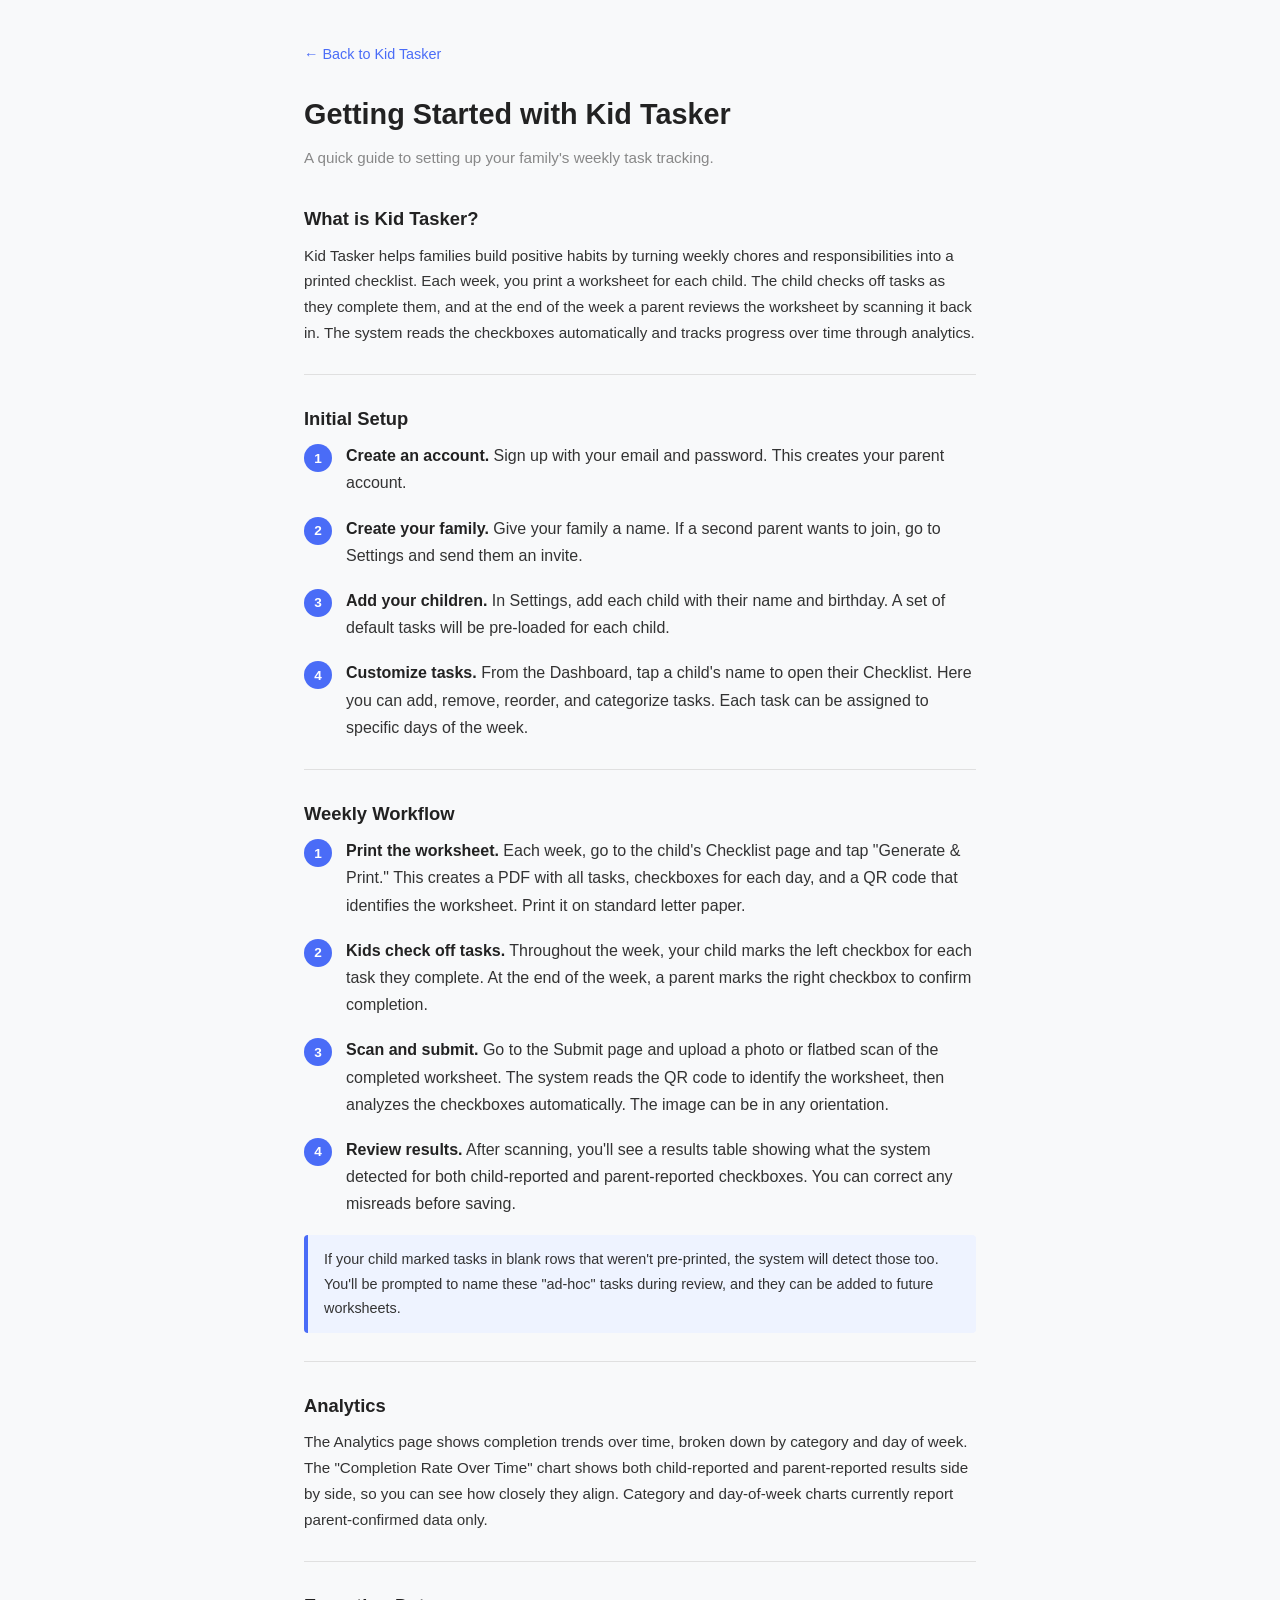
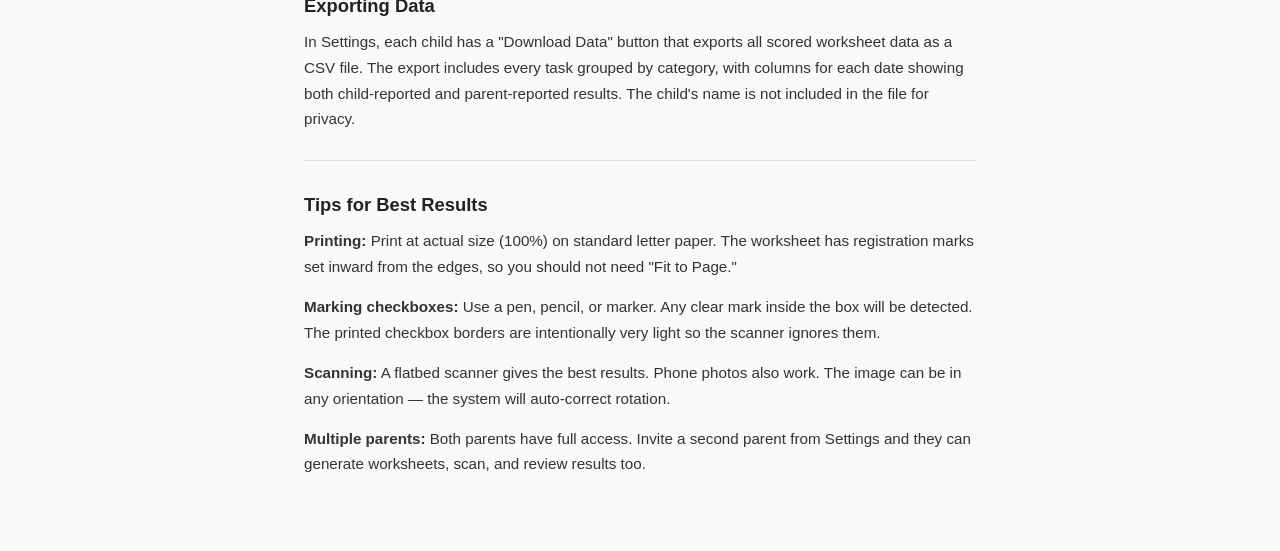
<file: help.html>
<!DOCTYPE html>
<html lang="en">
<head>
  <meta charset="UTF-8">
  <meta name="viewport" content="width=device-width, initial-scale=1.0">
  <title>Getting Started - Kid Tasker</title>
  <link rel="icon" type="image/svg+xml" href="img/favicon.svg">
  <style>
    * { margin: 0; padding: 0; box-sizing: border-box; }
    body { font-family: -apple-system, BlinkMacSystemFont, 'Segoe UI', Roboto, sans-serif; color: #333; line-height: 1.7; background: #f8f9fa; }
    .container { max-width: 720px; margin: 0 auto; padding: 40px 24px 60px; }
    .back-link { display: inline-block; margin-bottom: 24px; color: #4a6cf7; text-decoration: none; font-size: 0.9rem; }
    .back-link:hover { text-decoration: underline; }
    h1 { font-size: 1.8rem; margin-bottom: 6px; color: #222; }
    .subtitle { color: #888; font-size: 0.95rem; margin-bottom: 32px; }
    h2 { font-size: 1.15rem; margin-top: 28px; margin-bottom: 8px; color: #222; }
    p { margin-bottom: 14px; font-size: 0.95rem; }
    a { color: #4a6cf7; }
    .step { display: flex; gap: 14px; margin-bottom: 18px; }
    .step-num { flex-shrink: 0; width: 28px; height: 28px; border-radius: 50%; background: #4a6cf7; color: #fff; font-weight: 700; font-size: 0.85rem; display: flex; align-items: center; justify-content: center; margin-top: 2px; }
    .step-body { flex: 1; }
    .step-body strong { color: #222; }
    .tip { background: #eef3ff; border-left: 4px solid #4a6cf7; padding: 12px 16px; border-radius: 4px; margin: 18px 0; font-size: 0.9rem; }
    .section-divider { border: none; border-top: 1px solid #e0e0e0; margin: 28px 0; }
    @media print {
      body { background: #fff; }
      .container { padding: 20px 0; }
      .back-link { display: none; }
    }
  </style>
</head>
<body>
  <div class="container">
    <a href="index.html" class="back-link">&larr; Back to Kid Tasker</a>
    <h1>Getting Started with Kid Tasker</h1>
    <p class="subtitle">A quick guide to setting up your family's weekly task tracking.</p>

    <h2>What is Kid Tasker?</h2>
    <p>Kid Tasker helps families build positive habits by turning weekly chores and responsibilities into a printed checklist. Each week, you print a worksheet for each child. The child checks off tasks as they complete them, and at the end of the week a parent reviews the worksheet by scanning it back in. The system reads the checkboxes automatically and tracks progress over time through analytics.</p>

    <hr class="section-divider">

    <h2>Initial Setup</h2>

    <div class="step">
      <div class="step-num">1</div>
      <div class="step-body"><strong>Create an account.</strong> Sign up with your email and password. This creates your parent account.</div>
    </div>

    <div class="step">
      <div class="step-num">2</div>
      <div class="step-body"><strong>Create your family.</strong> Give your family a name. If a second parent wants to join, go to Settings and send them an invite.</div>
    </div>

    <div class="step">
      <div class="step-num">3</div>
      <div class="step-body"><strong>Add your children.</strong> In Settings, add each child with their name and birthday. A set of default tasks will be pre-loaded for each child.</div>
    </div>

    <div class="step">
      <div class="step-num">4</div>
      <div class="step-body"><strong>Customize tasks.</strong> From the Dashboard, tap a child's name to open their Checklist. Here you can add, remove, reorder, and categorize tasks. Each task can be assigned to specific days of the week.</div>
    </div>

    <hr class="section-divider">

    <h2>Weekly Workflow</h2>

    <div class="step">
      <div class="step-num">1</div>
      <div class="step-body"><strong>Print the worksheet.</strong> Each week, go to the child's Checklist page and tap "Generate &amp; Print." This creates a PDF with all tasks, checkboxes for each day, and a QR code that identifies the worksheet. Print it on standard letter paper.</div>
    </div>

    <div class="step">
      <div class="step-num">2</div>
      <div class="step-body"><strong>Kids check off tasks.</strong> Throughout the week, your child marks the left checkbox for each task they complete. At the end of the week, a parent marks the right checkbox to confirm completion.</div>
    </div>

    <div class="step">
      <div class="step-num">3</div>
      <div class="step-body"><strong>Scan and submit.</strong> Go to the Submit page and upload a photo or flatbed scan of the completed worksheet. The system reads the QR code to identify the worksheet, then analyzes the checkboxes automatically. The image can be in any orientation.</div>
    </div>

    <div class="step">
      <div class="step-num">4</div>
      <div class="step-body"><strong>Review results.</strong> After scanning, you'll see a results table showing what the system detected for both child-reported and parent-reported checkboxes. You can correct any misreads before saving.</div>
    </div>

    <div class="tip">If your child marked tasks in blank rows that weren't pre-printed, the system will detect those too. You'll be prompted to name these "ad-hoc" tasks during review, and they can be added to future worksheets.</div>

    <hr class="section-divider">

    <h2>Analytics</h2>
    <p>The Analytics page shows completion trends over time, broken down by category and day of week. The "Completion Rate Over Time" chart shows both child-reported and parent-reported results side by side, so you can see how closely they align. Category and day-of-week charts currently report parent-confirmed data only.</p>

    <hr class="section-divider">

    <h2>Exporting Data</h2>
    <p>In Settings, each child has a "Download Data" button that exports all scored worksheet data as a CSV file. The export includes every task grouped by category, with columns for each date showing both child-reported and parent-reported results. The child's name is not included in the file for privacy.</p>

    <hr class="section-divider">

    <h2>Tips for Best Results</h2>
    <p><strong>Printing:</strong> Print at actual size (100%) on standard letter paper. The worksheet has registration marks set inward from the edges, so you should not need "Fit to Page."</p>
    <p><strong>Marking checkboxes:</strong> Use a pen, pencil, or marker. Any clear mark inside the box will be detected. The printed checkbox borders are intentionally very light so the scanner ignores them.</p>
    <p><strong>Scanning:</strong> A flatbed scanner gives the best results. Phone photos also work. The image can be in any orientation &mdash; the system will auto-correct rotation.</p>
    <p><strong>Multiple parents:</strong> Both parents have full access. Invite a second parent from Settings and they can generate worksheets, scan, and review results too.</p>
  </div>
</body>
</html>
</file>
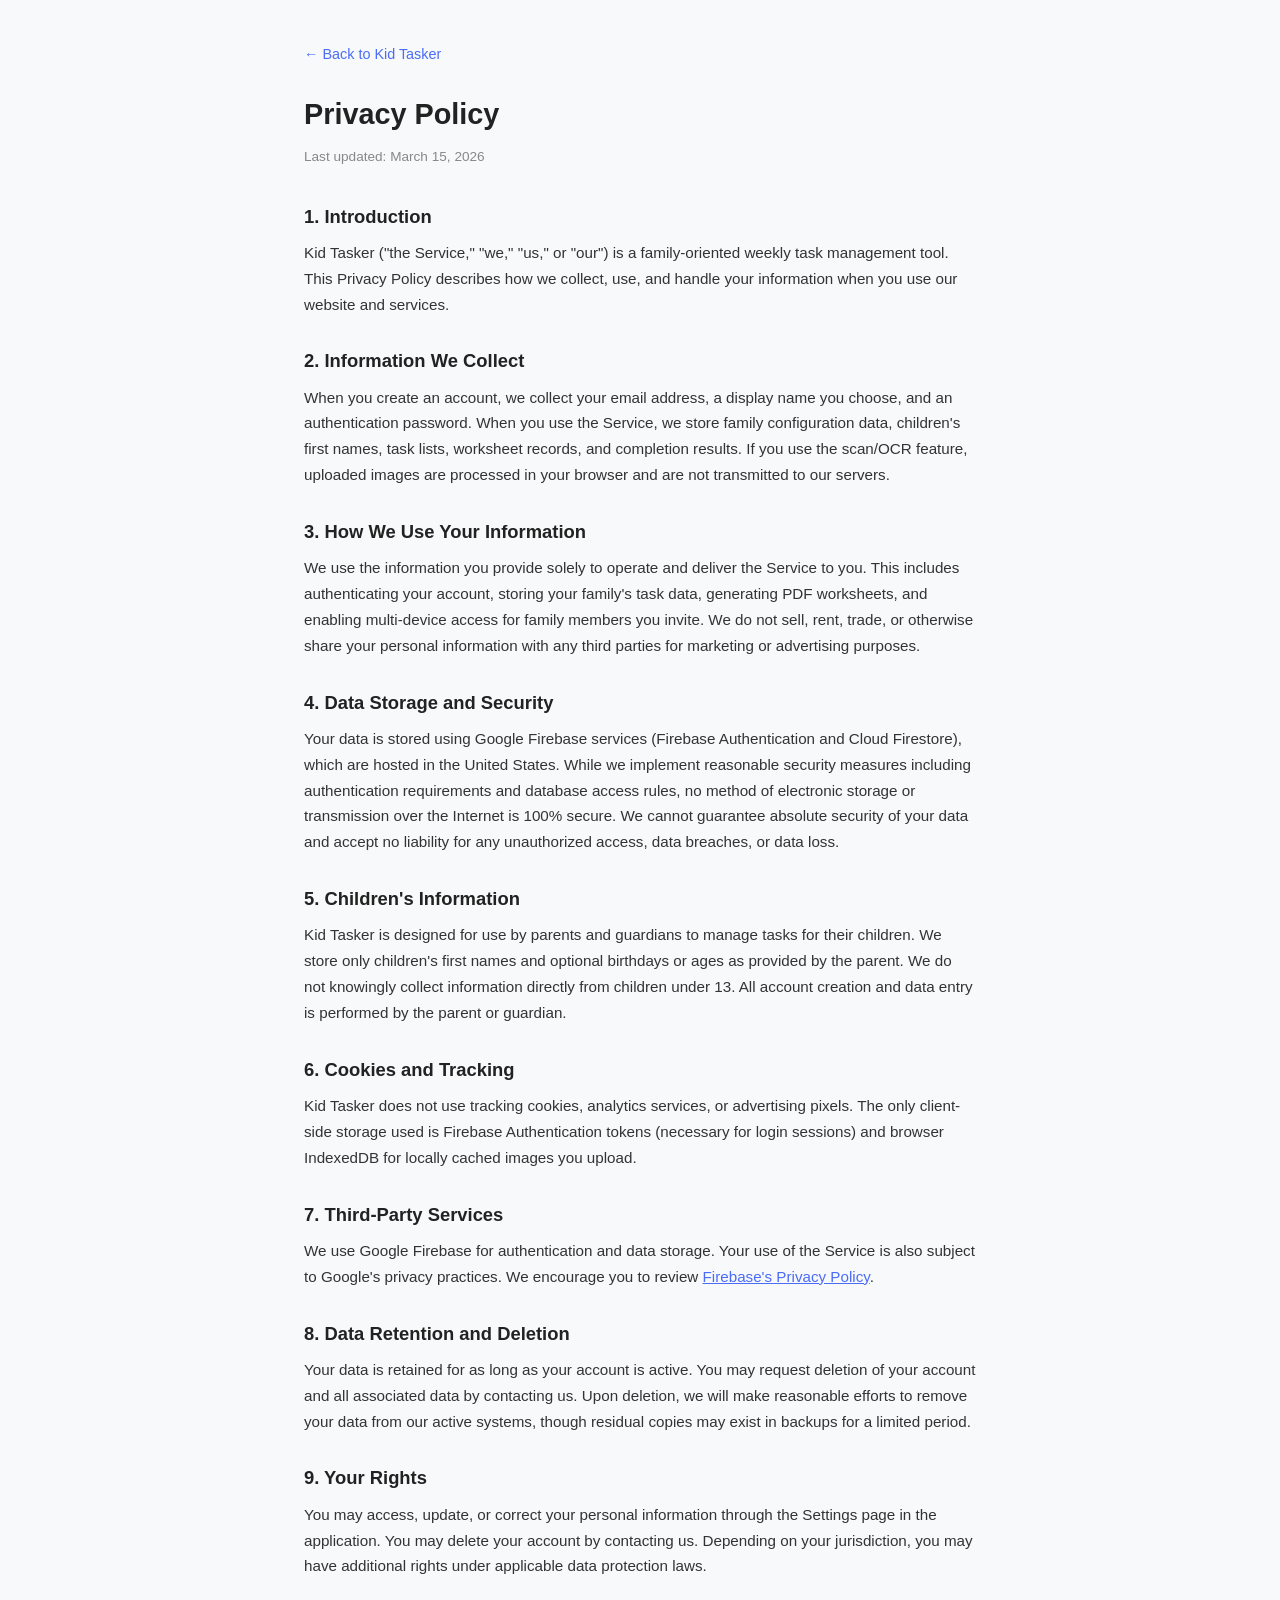
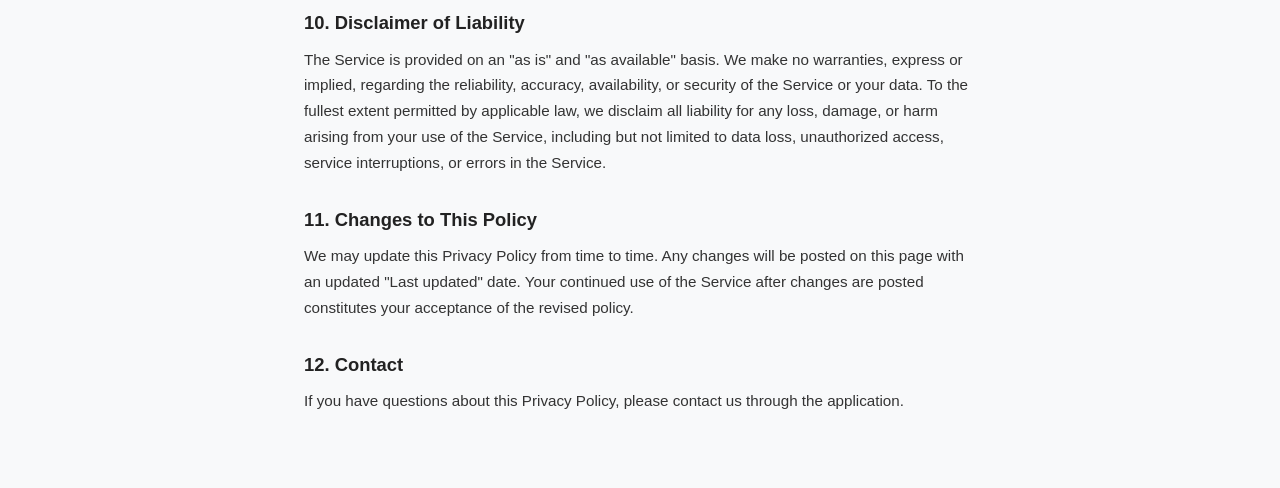
<file: privacy.html>
<!DOCTYPE html>
<html lang="en">
<head>
  <meta charset="UTF-8">
  <meta name="viewport" content="width=device-width, initial-scale=1.0">
  <title>Privacy Policy - Kid Tasker</title>
  <link rel="icon" type="image/svg+xml" href="img/favicon.svg">
  <style>
    * { margin: 0; padding: 0; box-sizing: border-box; }
    body { font-family: -apple-system, BlinkMacSystemFont, 'Segoe UI', Roboto, sans-serif; color: #333; line-height: 1.7; background: #f8f9fa; }
    .container { max-width: 720px; margin: 0 auto; padding: 40px 24px 60px; }
    .back-link { display: inline-block; margin-bottom: 24px; color: #4a6cf7; text-decoration: none; font-size: 0.9rem; }
    .back-link:hover { text-decoration: underline; }
    h1 { font-size: 1.8rem; margin-bottom: 6px; color: #222; }
    .last-updated { color: #888; font-size: 0.85rem; margin-bottom: 32px; }
    h2 { font-size: 1.15rem; margin-top: 28px; margin-bottom: 8px; color: #222; }
    p { margin-bottom: 14px; font-size: 0.95rem; }
    a { color: #4a6cf7; }
  </style>
</head>
<body>
  <div class="container">
    <a href="index.html" class="back-link">&larr; Back to Kid Tasker</a>
    <h1>Privacy Policy</h1>
    <p class="last-updated">Last updated: March 15, 2026</p>

    <h2>1. Introduction</h2>
    <p>Kid Tasker ("the Service," "we," "us," or "our") is a family-oriented weekly task management tool. This Privacy Policy describes how we collect, use, and handle your information when you use our website and services.</p>

    <h2>2. Information We Collect</h2>
    <p>When you create an account, we collect your email address, a display name you choose, and an authentication password. When you use the Service, we store family configuration data, children's first names, task lists, worksheet records, and completion results. If you use the scan/OCR feature, uploaded images are processed in your browser and are not transmitted to our servers.</p>

    <h2>3. How We Use Your Information</h2>
    <p>We use the information you provide solely to operate and deliver the Service to you. This includes authenticating your account, storing your family's task data, generating PDF worksheets, and enabling multi-device access for family members you invite. We do not sell, rent, trade, or otherwise share your personal information with any third parties for marketing or advertising purposes.</p>

    <h2>4. Data Storage and Security</h2>
    <p>Your data is stored using Google Firebase services (Firebase Authentication and Cloud Firestore), which are hosted in the United States. While we implement reasonable security measures including authentication requirements and database access rules, no method of electronic storage or transmission over the Internet is 100% secure. We cannot guarantee absolute security of your data and accept no liability for any unauthorized access, data breaches, or data loss.</p>

    <h2>5. Children's Information</h2>
    <p>Kid Tasker is designed for use by parents and guardians to manage tasks for their children. We store only children's first names and optional birthdays or ages as provided by the parent. We do not knowingly collect information directly from children under 13. All account creation and data entry is performed by the parent or guardian.</p>

    <h2>6. Cookies and Tracking</h2>
    <p>Kid Tasker does not use tracking cookies, analytics services, or advertising pixels. The only client-side storage used is Firebase Authentication tokens (necessary for login sessions) and browser IndexedDB for locally cached images you upload.</p>

    <h2>7. Third-Party Services</h2>
    <p>We use Google Firebase for authentication and data storage. Your use of the Service is also subject to Google's privacy practices. We encourage you to review <a href="https://firebase.google.com/support/privacy" target="_blank" rel="noopener">Firebase's Privacy Policy</a>.</p>

    <h2>8. Data Retention and Deletion</h2>
    <p>Your data is retained for as long as your account is active. You may request deletion of your account and all associated data by contacting us. Upon deletion, we will make reasonable efforts to remove your data from our active systems, though residual copies may exist in backups for a limited period.</p>

    <h2>9. Your Rights</h2>
    <p>You may access, update, or correct your personal information through the Settings page in the application. You may delete your account by contacting us. Depending on your jurisdiction, you may have additional rights under applicable data protection laws.</p>

    <h2>10. Disclaimer of Liability</h2>
    <p>The Service is provided on an "as is" and "as available" basis. We make no warranties, express or implied, regarding the reliability, accuracy, availability, or security of the Service or your data. To the fullest extent permitted by applicable law, we disclaim all liability for any loss, damage, or harm arising from your use of the Service, including but not limited to data loss, unauthorized access, service interruptions, or errors in the Service.</p>

    <h2>11. Changes to This Policy</h2>
    <p>We may update this Privacy Policy from time to time. Any changes will be posted on this page with an updated "Last updated" date. Your continued use of the Service after changes are posted constitutes your acceptance of the revised policy.</p>

    <h2>12. Contact</h2>
    <p>If you have questions about this Privacy Policy, please contact us through the application.</p>
  </div>
</body>
</html>
</file>
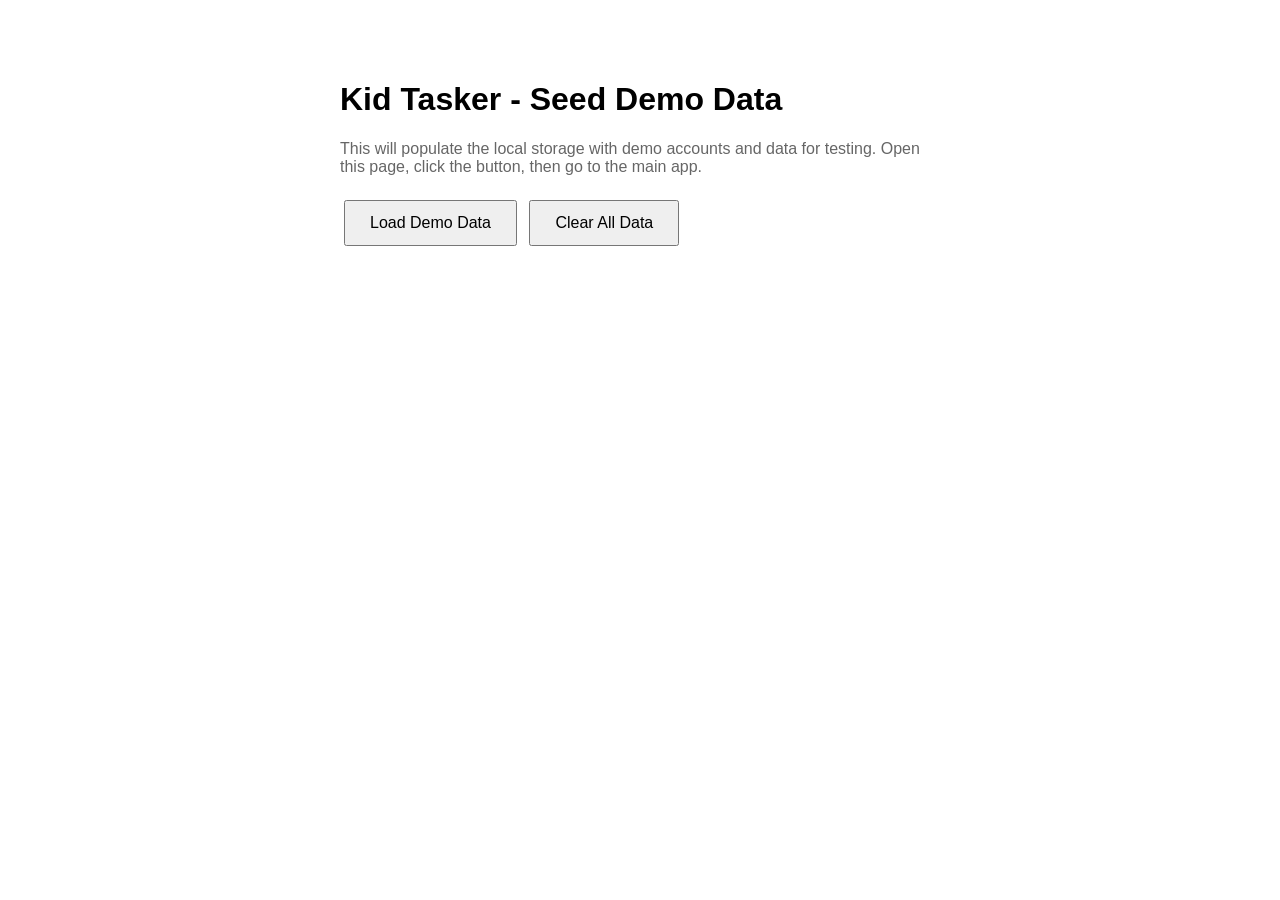
<file: seed-data.html>
<!DOCTYPE html>
<html lang="en">
<head>
  <meta charset="UTF-8">
  <title>Seed Demo Data</title>
  <style>
    body { font-family: sans-serif; max-width: 600px; margin: 40px auto; padding: 20px; }
    button { padding: 12px 24px; font-size: 1rem; cursor: pointer; margin: 8px 4px; }
    .success { color: green; } .info { color: #666; }
    pre { background: #f5f5f5; padding: 12px; border-radius: 6px; font-size: 0.85rem; }
  </style>
</head>
<body>
  <h1>Kid Tasker - Seed Demo Data</h1>
  <p class="info">This will populate the local storage with demo accounts and data for testing. Open this page, click the button, then go to the main app.</p>

  <button onclick="seedData()">Load Demo Data</button>
  <button onclick="clearData()">Clear All Data</button>

  <div id="output"></div>

  <script>
    function seedData() {
      const out = document.getElementById('output');

      // Users
      const users = [
        { uid: 'user_steve', email: 'stevehau@stevehau.com', password: btoa('password123'), displayName: 'Steve', realEmail: 'stevehau@stevehau.com', createdAt: new Date().toISOString() },
        { uid: 'user_clare', email: 'clarexbear@gmail.com', password: btoa('password123'), displayName: 'Clare', realEmail: 'clarexbear@gmail.com', createdAt: new Date().toISOString() }
      ];
      localStorage.setItem('fc_users', JSON.stringify(users));

      // Family
      const families = [
        { id: 'fam_hau', name: 'Hau Family', members: ['user_steve', 'user_clare'], weekStart: 'monday', createdAt: new Date().toISOString() }
      ];
      localStorage.setItem('fc_families', JSON.stringify(families));

      // Children
      const children = [
        { id: 'child_dylan', familyId: 'fam_hau', name: 'Dylan', age: 10, birthday: '2015-08-14', createdAt: new Date().toISOString() },
        { id: 'child_ethan', familyId: 'fam_hau', name: 'Ethan', age: 7, birthday: '2018-11-02', createdAt: new Date().toISOString() },
        { id: 'child_jordan', familyId: 'fam_hau', name: 'Jordan', age: 5, birthday: null, createdAt: new Date().toISOString() }
      ];
      localStorage.setItem('fc_children', JSON.stringify(children));

      // Task templates for Dylan (matches APP_CONFIG.defaultTasks)
      const allDays = ['Mon','Tue','Wed','Thu','Fri','Sat','Sun'];
      const weekdays = ['Mon','Tue','Wed','Thu','Fri'];
      const weekends = ['Sat','Sun'];
      const templates = [
        { id: 't1', familyId: 'fam_hau', childId: 'child_dylan', text: 'Wake up on time', category: 'Maturity', priority: 'A', daysApplicable: weekdays, isActive: true, createdAt: new Date().toISOString() },
        { id: 't2', familyId: 'fam_hau', childId: 'child_dylan', text: 'Pack school bag', category: 'School Prep', priority: 'A', daysApplicable: weekdays, isActive: true, createdAt: new Date().toISOString() },
        { id: 't3', familyId: 'fam_hau', childId: 'child_dylan', text: 'Help set or clear the dinner table', category: 'Chores', priority: 'B', daysApplicable: allDays, isActive: true, createdAt: new Date().toISOString() },
        { id: 't4', familyId: 'fam_hau', childId: 'child_dylan', text: 'Clean your room', category: 'Cleaning', priority: 'A', daysApplicable: allDays, isActive: true, createdAt: new Date().toISOString() },
        { id: 't5', familyId: 'fam_hau', childId: 'child_dylan', text: 'Tidy the bathroom', category: 'Cleaning', priority: 'B', daysApplicable: allDays, isActive: true, createdAt: new Date().toISOString() },
        { id: 't6', familyId: 'fam_hau', childId: 'child_dylan', text: 'Read or practice math', category: 'Homework', priority: 'B', daysApplicable: weekends, isActive: true, createdAt: new Date().toISOString() },
        { id: 't7', familyId: 'fam_hau', childId: 'child_dylan', text: 'Play well with siblings', category: 'Social', priority: 'A', daysApplicable: allDays, isActive: true, createdAt: new Date().toISOString() }
      ];
      localStorage.setItem('fc_taskTemplates', JSON.stringify(templates));

      // Create a sample completed worksheet for analytics demo
      const now = new Date();
      const weekNum = getWeekNumber(now) - 1; // last week
      const year = now.getFullYear();

      // Generate 10 weeks of history for a nice chart
      const sampleWorksheets = [];
      const scores = [0.55, 0.62, 0.68, 0.60, 0.72, 0.75, 0.78, 0.80, 0.85, 0.82];
      for (let i = scores.length - 1; i >= 0; i--) {
        const wk = weekNum - i;
        if (wk > 0) {
          sampleWorksheets.push(
            createSampleWorksheet('child_dylan', 'Dylan', year, wk, templates, scores[scores.length - 1 - i])
          );
        }
      }
      localStorage.setItem('fc_worksheets', JSON.stringify(sampleWorksheets));

      out.innerHTML = `
        <p class="success"><strong>Demo data loaded successfully!</strong></p>
        <pre>Accounts:
  stevehau@stevehau.com / password123
  clarexbear@gmail.com / password123

Family: Hau Family (code: fam_hau)
Children: Dylan (10), Ethan (7), Jordan (5)
Dylan has 10 checklist items pre-configured.
${sampleWorksheets.length} sample worksheets with results loaded for analytics demo.
Weekly scores chart will show progress across weeks.</pre>
        <p><a href="index.html">Go to Kid Tasker &rarr;</a></p>
      `;
    }

    function clearData() {
      Object.keys(localStorage).forEach(k => {
        if (k.startsWith('fc_')) localStorage.removeItem(k);
      });
      document.getElementById('output').innerHTML = '<p class="success">All data cleared!</p>';
    }

    function getWeekNumber(date) {
      const d = new Date(Date.UTC(date.getFullYear(), date.getMonth(), date.getDate()));
      const dayNum = d.getUTCDay() || 7;
      d.setUTCDate(d.getUTCDate() + 4 - dayNum);
      const yearStart = new Date(Date.UTC(d.getUTCFullYear(), 0, 1));
      return Math.ceil((((d - yearStart) / 86400000) + 1) / 7);
    }

    function getMondayOfWeek(year, weekNum) {
      const jan4 = new Date(year, 0, 4);
      const dayOfWeek = jan4.getDay() || 7;
      const monday = new Date(jan4);
      monday.setDate(jan4.getDate() - dayOfWeek + 1 + (weekNum - 1) * 7);
      return monday;
    }

    function createSampleWorksheet(childId, childName, year, weekNum, templates, completionRate) {
      const monday = getMondayOfWeek(year, weekNum);
      const hash = Math.random().toString(36).slice(2, 6).toUpperCase();
      const days = ['Mon', 'Tue', 'Wed', 'Thu', 'Fri', 'Sat', 'Sun'];

      return {
        id: 'ws_' + Math.random().toString(36).slice(2, 9),
        serialNumber: `WSH-DYL-${year}-W${String(weekNum).padStart(2, '0')}-${hash}`,
        familyId: 'fam_hau',
        childId,
        childName,
        year,
        month: monday.toLocaleString('default', { month: 'long' }),
        weekNumber: weekNum,
        weekStartDate: monday.toISOString().split('T')[0],
        items: templates.map((t, i) => ({
          index: i,
          taskId: t.id,
          text: t.text,
          category: t.category,
          priority: t.priority,
          daysApplicable: t.daysApplicable || days,
          results: Object.fromEntries(days.filter(d => (t.daysApplicable || days).includes(d)).map(d => [d, {
            completed: Math.random() < completionRate,
            confirmed: Math.random() < completionRate * 0.9
          }]))
        })),
        status: 'reviewed',
        createdAt: monday.toISOString(),
        updatedAt: new Date().toISOString()
      };
    }
  </script>
</body>
</html>
</file>
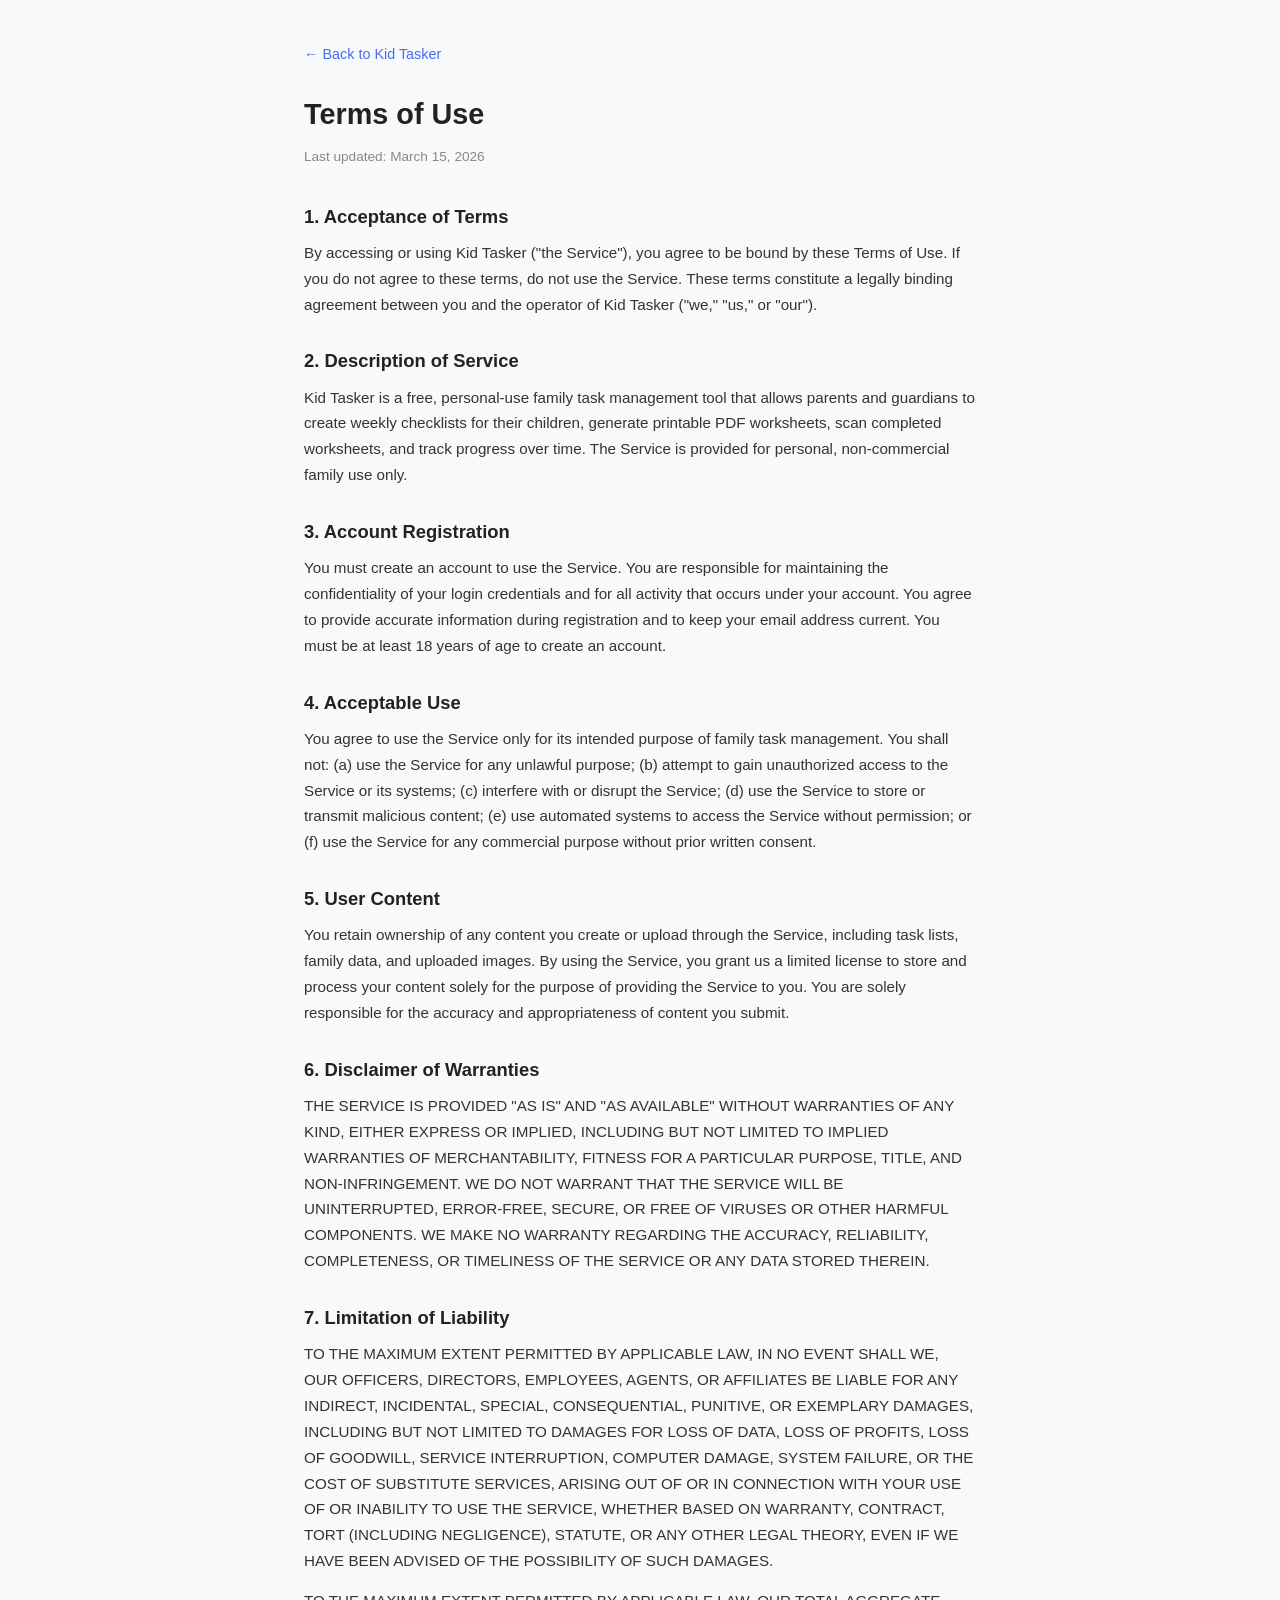
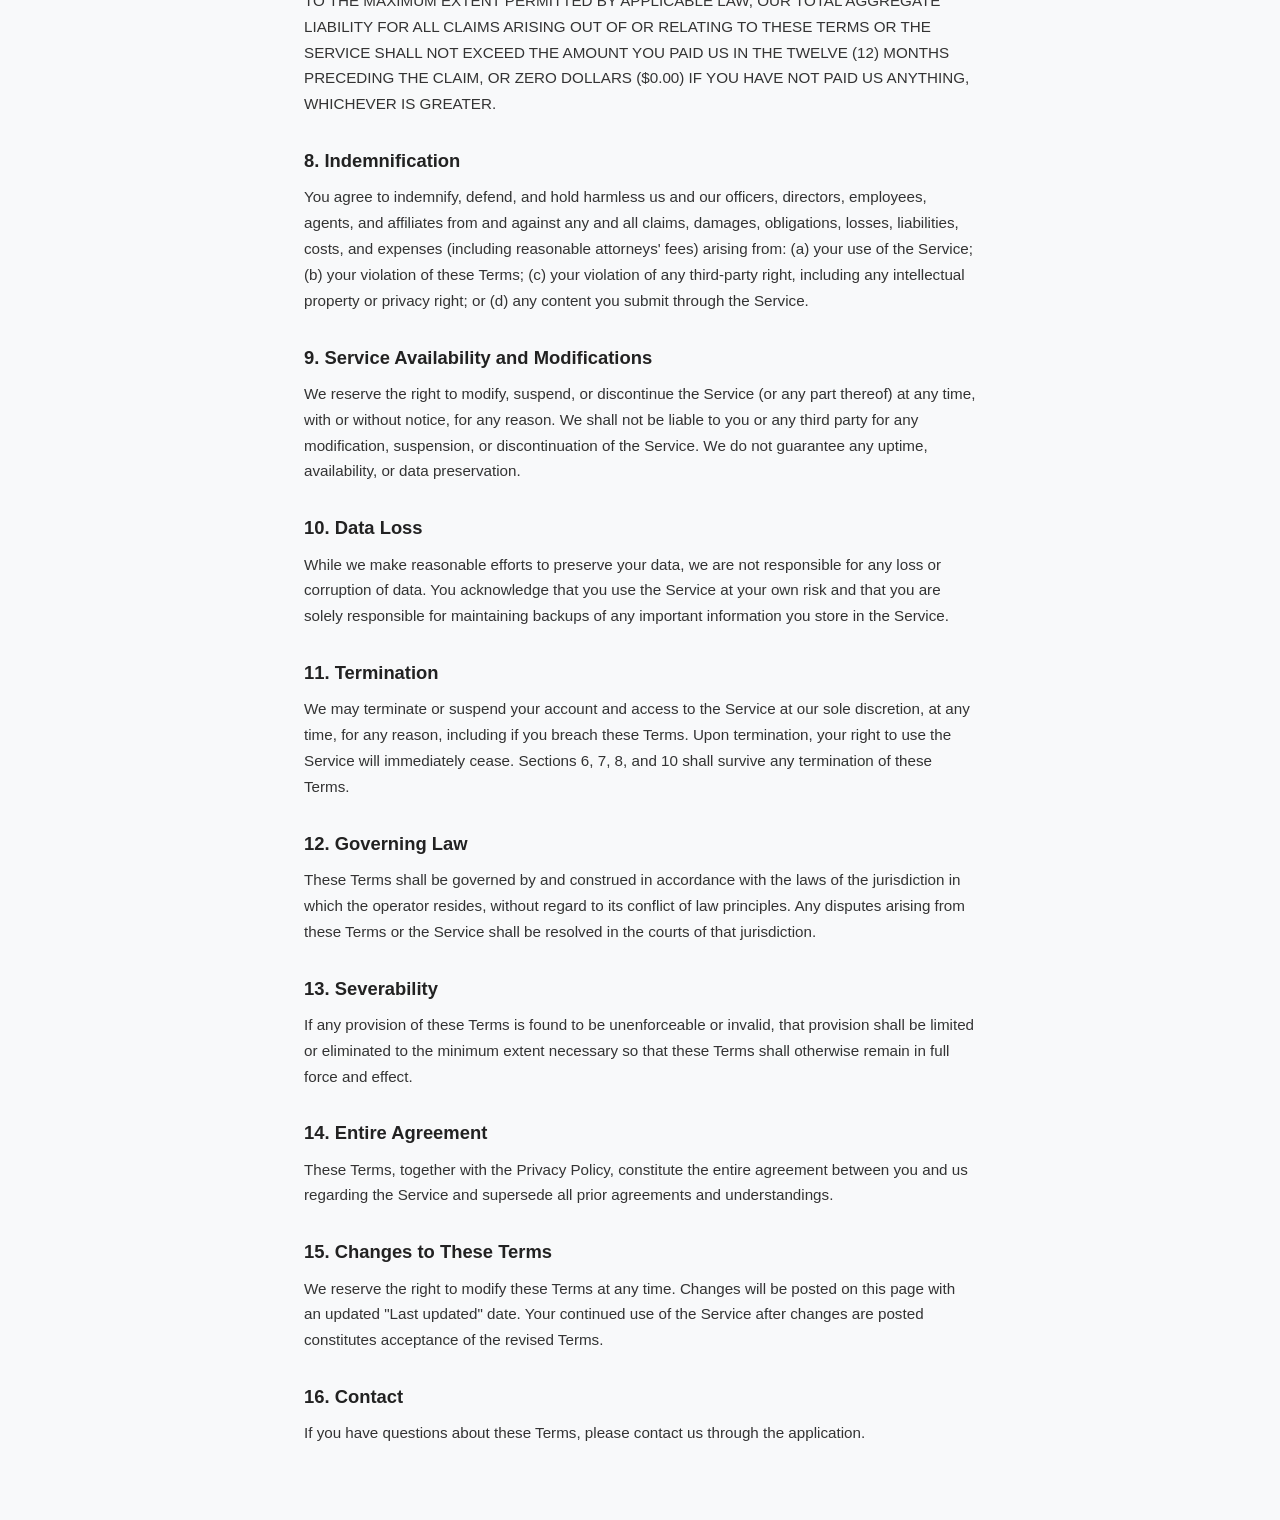
<file: terms.html>
<!DOCTYPE html>
<html lang="en">
<head>
  <meta charset="UTF-8">
  <meta name="viewport" content="width=device-width, initial-scale=1.0">
  <title>Terms of Use - Kid Tasker</title>
  <link rel="icon" type="image/svg+xml" href="img/favicon.svg">
  <style>
    * { margin: 0; padding: 0; box-sizing: border-box; }
    body { font-family: -apple-system, BlinkMacSystemFont, 'Segoe UI', Roboto, sans-serif; color: #333; line-height: 1.7; background: #f8f9fa; }
    .container { max-width: 720px; margin: 0 auto; padding: 40px 24px 60px; }
    .back-link { display: inline-block; margin-bottom: 24px; color: #4a6cf7; text-decoration: none; font-size: 0.9rem; }
    .back-link:hover { text-decoration: underline; }
    h1 { font-size: 1.8rem; margin-bottom: 6px; color: #222; }
    .last-updated { color: #888; font-size: 0.85rem; margin-bottom: 32px; }
    h2 { font-size: 1.15rem; margin-top: 28px; margin-bottom: 8px; color: #222; }
    p { margin-bottom: 14px; font-size: 0.95rem; }
    a { color: #4a6cf7; }
  </style>
</head>
<body>
  <div class="container">
    <a href="index.html" class="back-link">&larr; Back to Kid Tasker</a>
    <h1>Terms of Use</h1>
    <p class="last-updated">Last updated: March 15, 2026</p>

    <h2>1. Acceptance of Terms</h2>
    <p>By accessing or using Kid Tasker ("the Service"), you agree to be bound by these Terms of Use. If you do not agree to these terms, do not use the Service. These terms constitute a legally binding agreement between you and the operator of Kid Tasker ("we," "us," or "our").</p>

    <h2>2. Description of Service</h2>
    <p>Kid Tasker is a free, personal-use family task management tool that allows parents and guardians to create weekly checklists for their children, generate printable PDF worksheets, scan completed worksheets, and track progress over time. The Service is provided for personal, non-commercial family use only.</p>

    <h2>3. Account Registration</h2>
    <p>You must create an account to use the Service. You are responsible for maintaining the confidentiality of your login credentials and for all activity that occurs under your account. You agree to provide accurate information during registration and to keep your email address current. You must be at least 18 years of age to create an account.</p>

    <h2>4. Acceptable Use</h2>
    <p>You agree to use the Service only for its intended purpose of family task management. You shall not: (a) use the Service for any unlawful purpose; (b) attempt to gain unauthorized access to the Service or its systems; (c) interfere with or disrupt the Service; (d) use the Service to store or transmit malicious content; (e) use automated systems to access the Service without permission; or (f) use the Service for any commercial purpose without prior written consent.</p>

    <h2>5. User Content</h2>
    <p>You retain ownership of any content you create or upload through the Service, including task lists, family data, and uploaded images. By using the Service, you grant us a limited license to store and process your content solely for the purpose of providing the Service to you. You are solely responsible for the accuracy and appropriateness of content you submit.</p>

    <h2>6. Disclaimer of Warranties</h2>
    <p>THE SERVICE IS PROVIDED "AS IS" AND "AS AVAILABLE" WITHOUT WARRANTIES OF ANY KIND, EITHER EXPRESS OR IMPLIED, INCLUDING BUT NOT LIMITED TO IMPLIED WARRANTIES OF MERCHANTABILITY, FITNESS FOR A PARTICULAR PURPOSE, TITLE, AND NON-INFRINGEMENT. WE DO NOT WARRANT THAT THE SERVICE WILL BE UNINTERRUPTED, ERROR-FREE, SECURE, OR FREE OF VIRUSES OR OTHER HARMFUL COMPONENTS. WE MAKE NO WARRANTY REGARDING THE ACCURACY, RELIABILITY, COMPLETENESS, OR TIMELINESS OF THE SERVICE OR ANY DATA STORED THEREIN.</p>

    <h2>7. Limitation of Liability</h2>
    <p>TO THE MAXIMUM EXTENT PERMITTED BY APPLICABLE LAW, IN NO EVENT SHALL WE, OUR OFFICERS, DIRECTORS, EMPLOYEES, AGENTS, OR AFFILIATES BE LIABLE FOR ANY INDIRECT, INCIDENTAL, SPECIAL, CONSEQUENTIAL, PUNITIVE, OR EXEMPLARY DAMAGES, INCLUDING BUT NOT LIMITED TO DAMAGES FOR LOSS OF DATA, LOSS OF PROFITS, LOSS OF GOODWILL, SERVICE INTERRUPTION, COMPUTER DAMAGE, SYSTEM FAILURE, OR THE COST OF SUBSTITUTE SERVICES, ARISING OUT OF OR IN CONNECTION WITH YOUR USE OF OR INABILITY TO USE THE SERVICE, WHETHER BASED ON WARRANTY, CONTRACT, TORT (INCLUDING NEGLIGENCE), STATUTE, OR ANY OTHER LEGAL THEORY, EVEN IF WE HAVE BEEN ADVISED OF THE POSSIBILITY OF SUCH DAMAGES.</p>
    <p>TO THE MAXIMUM EXTENT PERMITTED BY APPLICABLE LAW, OUR TOTAL AGGREGATE LIABILITY FOR ALL CLAIMS ARISING OUT OF OR RELATING TO THESE TERMS OR THE SERVICE SHALL NOT EXCEED THE AMOUNT YOU PAID US IN THE TWELVE (12) MONTHS PRECEDING THE CLAIM, OR ZERO DOLLARS ($0.00) IF YOU HAVE NOT PAID US ANYTHING, WHICHEVER IS GREATER.</p>

    <h2>8. Indemnification</h2>
    <p>You agree to indemnify, defend, and hold harmless us and our officers, directors, employees, agents, and affiliates from and against any and all claims, damages, obligations, losses, liabilities, costs, and expenses (including reasonable attorneys' fees) arising from: (a) your use of the Service; (b) your violation of these Terms; (c) your violation of any third-party right, including any intellectual property or privacy right; or (d) any content you submit through the Service.</p>

    <h2>9. Service Availability and Modifications</h2>
    <p>We reserve the right to modify, suspend, or discontinue the Service (or any part thereof) at any time, with or without notice, for any reason. We shall not be liable to you or any third party for any modification, suspension, or discontinuation of the Service. We do not guarantee any uptime, availability, or data preservation.</p>

    <h2>10. Data Loss</h2>
    <p>While we make reasonable efforts to preserve your data, we are not responsible for any loss or corruption of data. You acknowledge that you use the Service at your own risk and that you are solely responsible for maintaining backups of any important information you store in the Service.</p>

    <h2>11. Termination</h2>
    <p>We may terminate or suspend your account and access to the Service at our sole discretion, at any time, for any reason, including if you breach these Terms. Upon termination, your right to use the Service will immediately cease. Sections 6, 7, 8, and 10 shall survive any termination of these Terms.</p>

    <h2>12. Governing Law</h2>
    <p>These Terms shall be governed by and construed in accordance with the laws of the jurisdiction in which the operator resides, without regard to its conflict of law principles. Any disputes arising from these Terms or the Service shall be resolved in the courts of that jurisdiction.</p>

    <h2>13. Severability</h2>
    <p>If any provision of these Terms is found to be unenforceable or invalid, that provision shall be limited or eliminated to the minimum extent necessary so that these Terms shall otherwise remain in full force and effect.</p>

    <h2>14. Entire Agreement</h2>
    <p>These Terms, together with the Privacy Policy, constitute the entire agreement between you and us regarding the Service and supersede all prior agreements and understandings.</p>

    <h2>15. Changes to These Terms</h2>
    <p>We reserve the right to modify these Terms at any time. Changes will be posted on this page with an updated "Last updated" date. Your continued use of the Service after changes are posted constitutes acceptance of the revised Terms.</p>

    <h2>16. Contact</h2>
    <p>If you have questions about these Terms, please contact us through the application.</p>
  </div>
</body>
</html>
</file>
